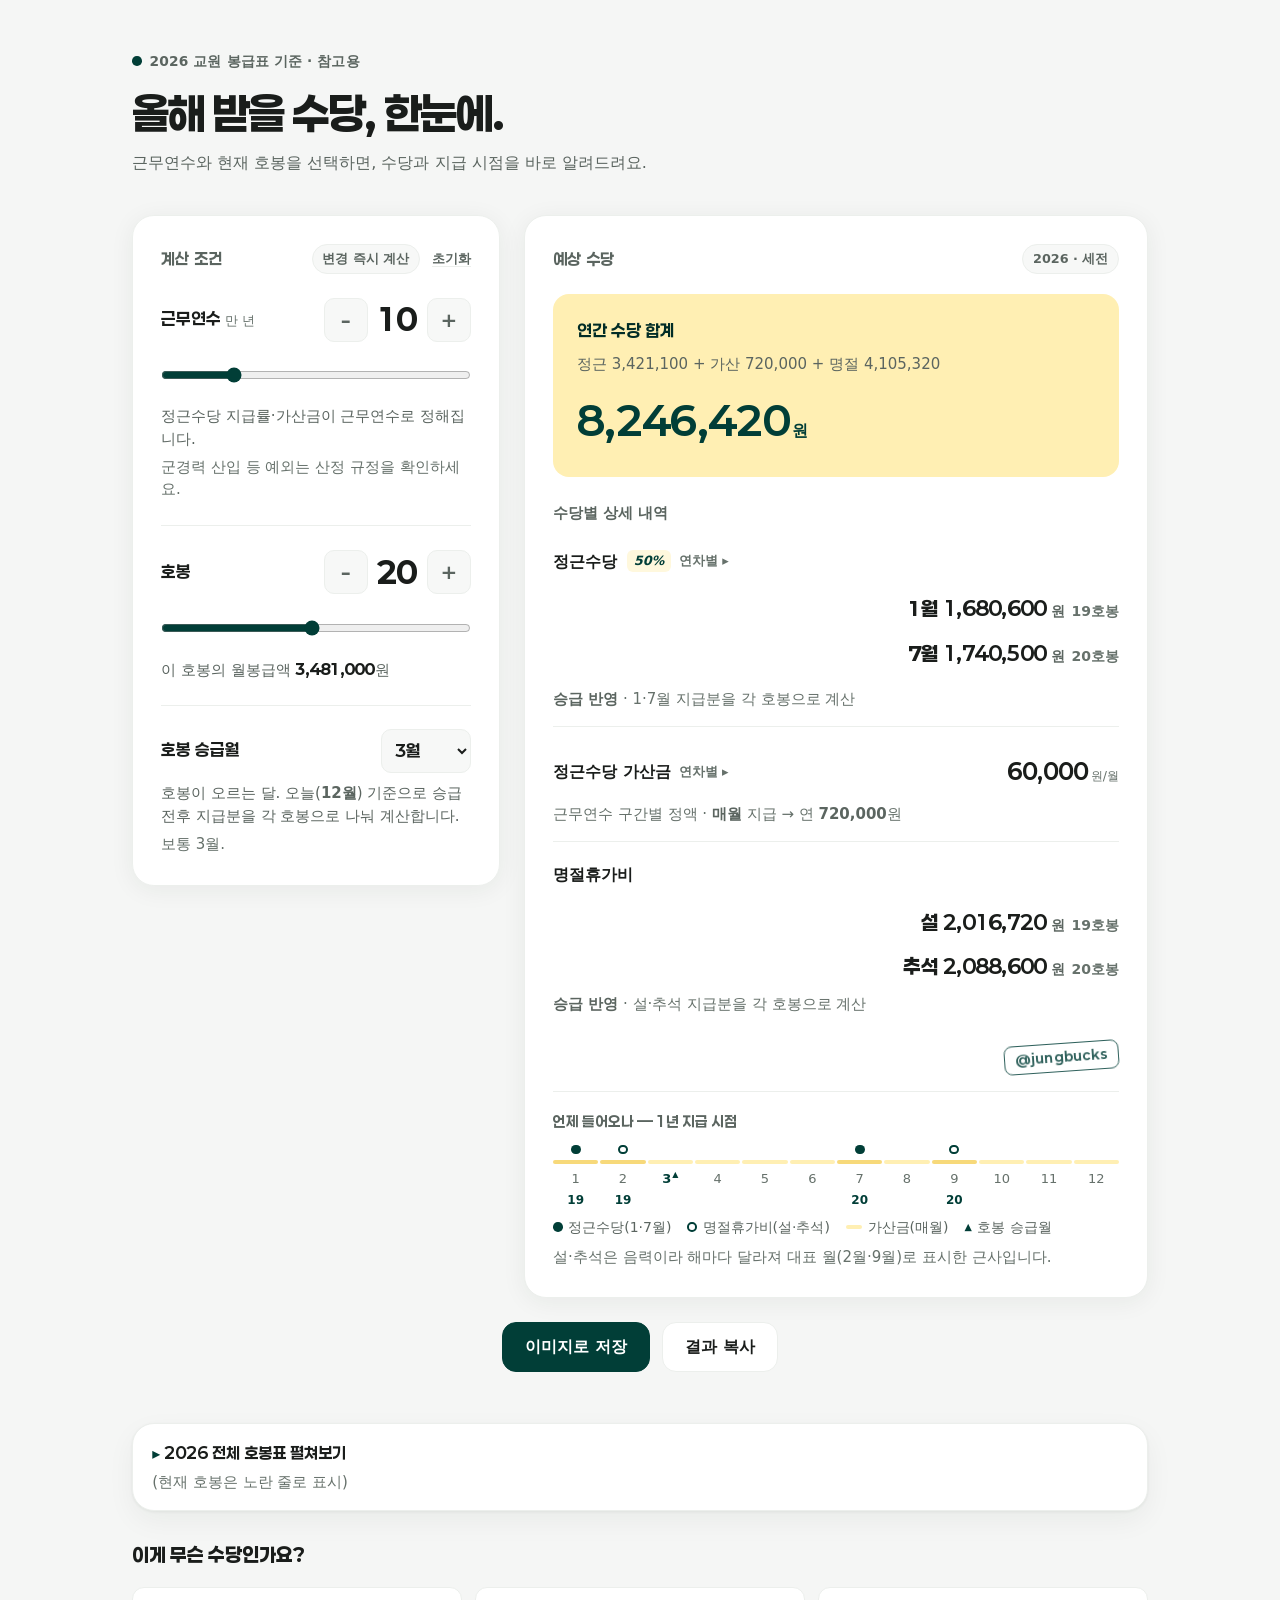
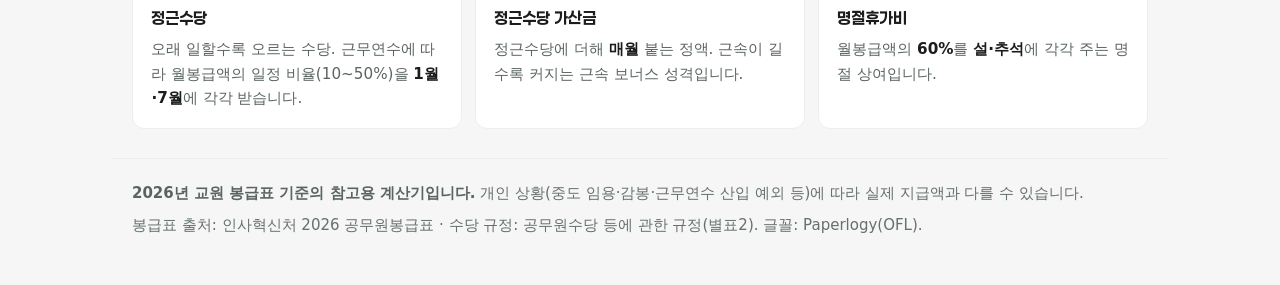
<file: index.html>
<!doctype html>
<html lang="ko">
<head>
<meta charset="utf-8">
<meta name="viewport" content="width=device-width, initial-scale=1">
<title>교사 수당 계산기 — 호봉만 고르면 정근수당·명절휴가비 바로</title>
<meta name="description" content="근무연수와 호봉만 넣으면 정근수당·정근수당 가산금·명절휴가비가 즉시 계산됩니다. 2026년 교원 봉급표 기준.">
<meta name="theme-color" content="#f5f6f5">
<meta property="og:title" content="교사 수당 계산기">
<meta property="og:description" content="근무연수·호봉만 고르면 정근수당·명절휴가비가 바로 나옵니다. 2026년 기준.">
<link rel="stylesheet" href="css/style.css">
</head>
<body>
<header class="topbar">
  <p class="brandmark"><span class="dot" aria-hidden="true"></span> 2026 교원 봉급표 기준 · 참고용</p>
  <h1 class="hero">올해 받을 수당, 한눈에.</h1>
  <p class="hero-sub">근무연수와 현재 호봉을 선택하면, 수당과 지급 시점을 바로 알려드려요.</p>
</header>

<main class="grid">
  <!-- 입력 카드 -->
  <section class="card inputs" aria-label="계산 조건">
    <p class="card-head">계산 조건 <span class="head-side"><span class="chip">변경 즉시 계산</span><button class="text-btn" id="resetBtn" type="button" hidden>초기화</button></span></p>

    <div class="field">
      <div class="field-top">
        <label for="years">근무연수<span class="unit">만 년</span></label>
        <div class="stepbox">
          <button class="step" id="yrMinus" type="button" aria-label="근무연수 낮추기">–</button>
          <output class="bignum" id="yearsVal">10</output>
          <button class="step" id="yrPlus" type="button" aria-label="근무연수 올리기">+</button>
        </div>
      </div>
      <input type="range" id="years" min="0" max="45" value="10" step="1" aria-label="근무연수 슬라이더">
      <p class="field-foot">정근수당 지급률·가산금이 근무연수로 정해집니다. <span class="muted">군경력 산입 등 예외는 산정 규정을 확인하세요.</span></p>
    </div>

    <div class="field">
      <div class="field-top">
        <label for="hobong">호봉</label>
        <div class="stepbox">
          <button class="step" id="hbMinus" type="button" aria-label="호봉 낮추기">–</button>
          <output class="bignum" id="hobongVal">20</output>
          <button class="step" id="hbPlus" type="button" aria-label="호봉 올리기">+</button>
        </div>
      </div>
      <input type="range" id="hobong" min="1" max="40" value="20" step="1" aria-label="호봉 슬라이더">
      <p class="field-foot">이 호봉의 월봉급액 <b class="salary num" id="salaryVal">3,481,000</b>원</p>
    </div>

    <div class="field">
      <div class="field-top">
        <label for="promo">호봉 승급월</label>
        <select id="promo" class="promo-select" aria-label="호봉 승급월">
          <option value="0">없음</option>
          <option value="1">1월</option><option value="2">2월</option>
          <option value="3" selected>3월</option><option value="4">4월</option>
          <option value="5">5월</option><option value="6">6월</option>
          <option value="7">7월</option><option value="8">8월</option>
          <option value="9">9월</option><option value="10">10월</option>
          <option value="11">11월</option><option value="12">12월</option>
        </select>
      </div>
      <p class="field-foot">호봉이 오르는 달. 오늘(<b id="todayLabel">—</b>) 기준으로 승급 전후 지급분을 각 호봉으로 나눠 계산합니다. <span class="muted">보통 3월.</span></p>
    </div>
  </section>

  <!-- 결과 카드 -->
  <section class="card result" id="resultCard" aria-label="계산 결과" aria-live="polite">
    <p class="card-head">예상 수당 <span class="chip">2026 · 세전</span></p>

    <div class="annual" id="annualBox">
      <span class="annual-name">연간 수당 합계<small id="annualFormula">정근수당 + 가산금 ×12 + 명절휴가비</small></span>
      <span class="annual-amt"><b class="num" id="annual">8,378,200</b><span class="won">원</span></span>
    </div>
    <p class="detail-label">수당별 상세 내역</p>
    <div class="rows">
      <button class="row row-btn" id="jgBtn" type="button" aria-haspopup="dialog">
        <span class="row-name">정근수당 <i class="rate" id="rateTag">50%</i><span class="row-more">연차별 ▸</span></span>
        <span class="row-amt" id="jgAmt"><b class="num" id="jeonggeun">1,740,500</b><span class="won">원</span></span>
      </button>
      <p class="li-note" id="jgNote">월봉급액 × 지급률 · <b>1월·7월</b> 각각 지급</p>

      <button class="row row-btn" id="gaBtn" type="button" aria-haspopup="dialog">
        <span class="row-name">정근수당 가산금<span class="row-more">연차별 ▸</span></span>
        <span class="row-amt"><b class="num" id="gasan">60,000</b><span class="per">원/월</span></span>
      </button>
      <p class="li-note">근무연수 구간별 정액 · <b>매월</b> 지급 → 연 <b class="yr num" id="gasanYear">720,000</b>원 <i class="flag" id="gasanFlag" hidden>검수 예정</i></p>

      <div class="row">
        <span class="row-name">명절휴가비</span>
        <span class="row-amt" id="holAmt"><b class="num" id="holiday">2,088,600</b><span class="won">원</span></span>
      </div>
      <p class="li-note" id="holNote">월봉급액 × 60% · <b>설·추석</b> 각각 지급</p>
    </div>

    <div class="stamp-wrap"><span class="stamp" aria-label="제작 @jungbucks">@jungbucks</span></div>

    <!-- 시그니처: 월별 수당 지급 타임라인 -->
    <div class="timeline" aria-label="월별 수당 지급 시점">
      <p class="tl-title">언제 들어오나 — 1년 지급 시점</p>
      <div class="tl-track" id="timeline"></div>
      <div class="tl-legend" >
        <span><i class="lg jg"></i> 정근수당(1·7월)</span>
        <span><i class="lg hol"></i> 명절휴가비(설·추석)</span>
        <span><i class="lg ga"></i> 가산금(매월)</span>
        <span id="lgPromo"><i class="lg-promo" aria-hidden="true">▲</i> 호봉 승급월</span>
      </div>
      <p class="tl-foot">설·추석은 음력이라 해마다 달라져 대표 월(2월·9월)로 표시한 근사입니다.</p>
    </div>
  </section>
</main>

<div class="actionbar">
  <button class="btn btn-primary" id="pngBtn" type="button">이미지로 저장</button>
  <button class="btn" id="copyBtn" type="button">결과 복사</button>
  <span class="act-msg" id="actMsg" role="status" aria-live="polite"></span>
</div>

<section class="tools" aria-label="전체 호봉표">
  <details class="hobong-table">
    <summary>2026 전체 호봉표 펼쳐보기 <span class="cur-hint">(현재 호봉은 노란 줄로 표시)</span></summary>
    <div id="hobongTable" class="hb-grid"></div>
    <p class="hb-src">인사혁신처 2026 공무원봉급표(유·초·중·고 교원 공통) · 세전 월봉급액</p>
  </details>
</section>

<section class="explainer" aria-label="수당 용어 안내">
  <h2>이게 무슨 수당인가요?</h2>
  <dl>
    <div class="term">
      <dt>정근수당</dt>
      <dd>오래 일할수록 오르는 수당. 근무연수에 따라 월봉급액의 일정 비율(10~50%)을 <b>1월·7월</b>에 각각 받습니다.</dd>
    </div>
    <div class="term">
      <dt>정근수당 가산금</dt>
      <dd>정근수당에 더해 <b>매월</b> 붙는 정액. 근속이 길수록 커지는 근속 보너스 성격입니다.</dd>
    </div>
    <div class="term">
      <dt>명절휴가비</dt>
      <dd>월봉급액의 <b>60%</b>를 <b>설·추석</b>에 각각 주는 명절 상여입니다.</dd>
    </div>
  </dl>
</section>

<footer class="colophon">
  <p><b>2026년 교원 봉급표 기준의 참고용 계산기입니다.</b> 개인 상황(중도 임용·감봉·근무연수 산입 예외 등)에 따라 실제 지급액과 다를 수 있습니다.</p>
  <p class="src">봉급표 출처: 인사혁신처 2026 공무원봉급표 · 수당 규정: 공무원수당 등에 관한 규정(별표2). 글꼴: Paperlogy(OFL).</p>
</footer>

<!-- 모바일 하단 고정 합계 바 (FLAGS.stickyTotal, ≤768px). 금액은 결과 카드 aria-live와 겹쳐 읽히지 않게 aria-hidden -->
<div class="sticky-total" id="stickyTotal" hidden>
  <p class="st-sum"><span class="st-label">연간 합계</span> <b class="st-amt num" id="stickyAmt" aria-hidden="true"></b></p>
  <button class="st-more" id="stickyMore" type="button" aria-label="계산 결과로 이동">자세히 ▾</button>
</div>

<!-- 연차별 지급표 모달 (표시 전용 — 검증된 규정 함수 재사용) -->
<dialog id="dlgJg" class="modal" aria-labelledby="dlgJgTitle">
  <div class="modal-card">
    <div class="modal-head">
      <h3 id="dlgJgTitle">정근수당 · 연차별 지급률</h3>
      <button class="modal-x" type="button" data-close aria-label="닫기">×</button>
    </div>
    <p class="modal-sub">근무연수에 따라 월봉급액의 이 비율을 <b>1월·7월</b> 각각 받습니다. (호봉과 무관한 지급률)</p>
    <table class="rate-table">
      <thead><tr><th>근무연수</th><th class="ar">지급률</th></tr></thead>
      <tbody id="jgTableBody"></tbody>
    </table>
    <p class="modal-foot">공무원수당 등에 관한 규정 별표2 · 현재 근무연수는 <b>노란 줄</b>로 표시됩니다. (2025.1.3 개정 반영)</p>
  </div>
</dialog>

<dialog id="dlgGa" class="modal" aria-labelledby="dlgGaTitle">
  <div class="modal-card">
    <div class="modal-head">
      <h3 id="dlgGaTitle">정근수당 가산금 · 연차별 정액</h3>
      <button class="modal-x" type="button" data-close aria-label="닫기">×</button>
    </div>
    <p class="modal-sub">근속이 길수록 커지는 <b>월 정액</b>입니다. (호봉과 무관)</p>
    <table class="rate-table">
      <thead><tr><th>근무연수</th><th class="ar">월 가산금</th></tr></thead>
      <tbody id="gaTableBody"></tbody>
    </table>
    <p class="modal-foot">공무원수당 등에 관한 규정 별표2 · 20년 이상은 추가가산금 포함 · 현재 구간은 <b>노란 줄</b>로 표시.</p>
  </div>
</dialog>

<script src="data/salary-2026.js"></script>
<script src="data/allowance-rules.js"></script>
<script src="js/calc.js"></script>
<script src="js/app.js"></script>
</body>
</html>
</file>
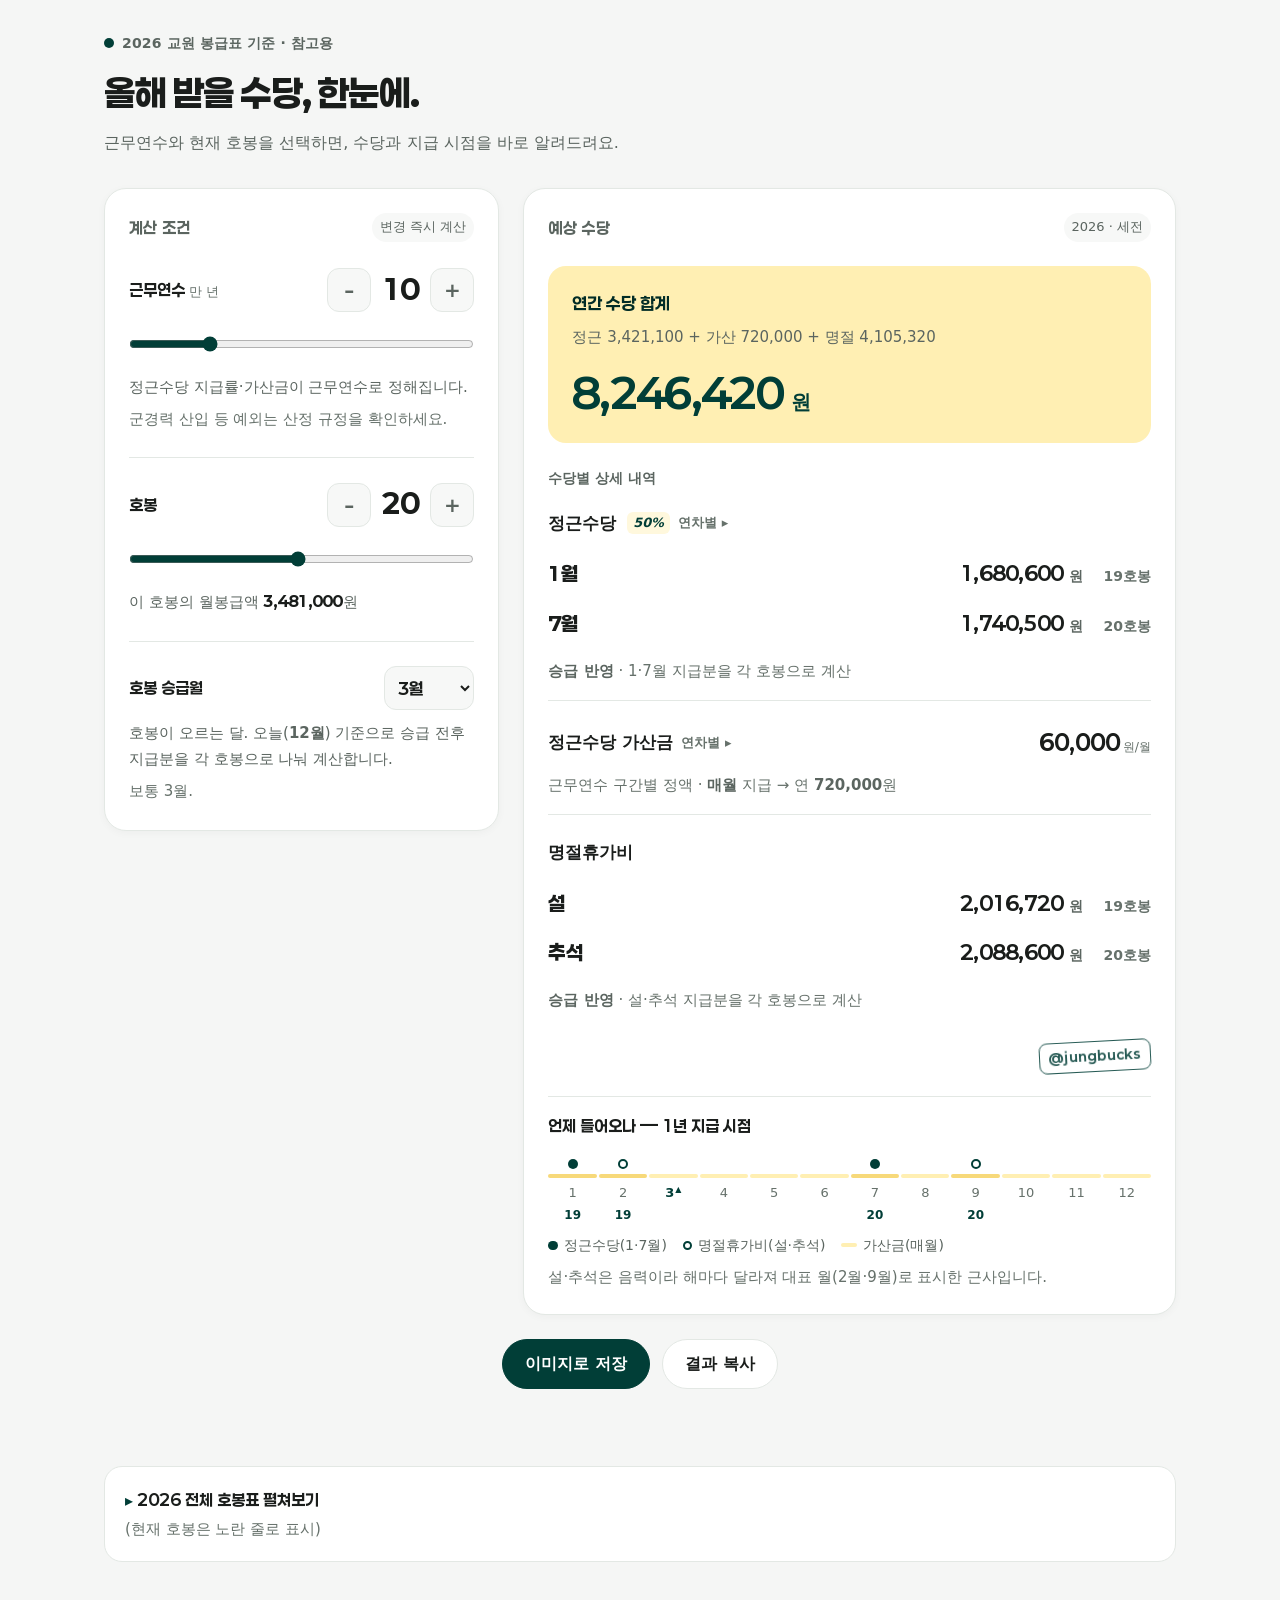
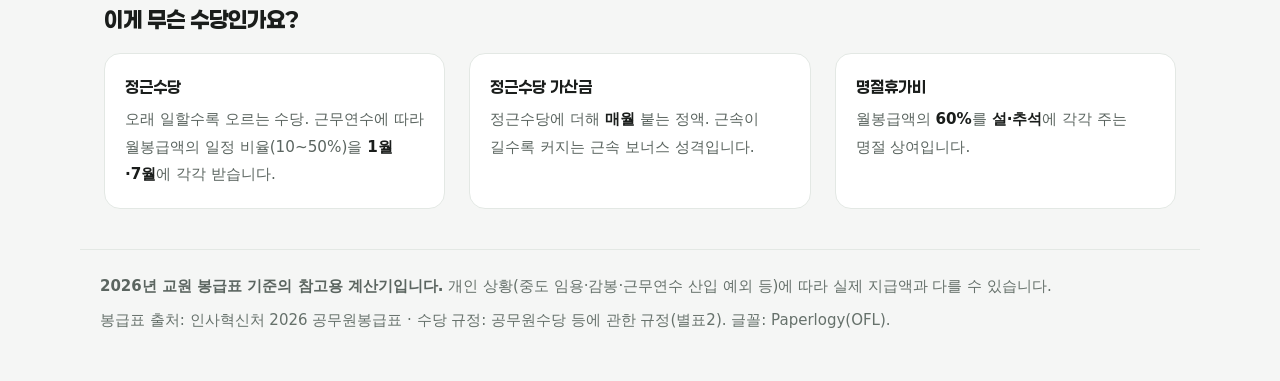
<file: wired-preview.html>
<!doctype html>
<html lang="ko">
<head>
<meta charset="utf-8">
<meta name="viewport" content="width=device-width, initial-scale=1">
<title>교사 수당 계산기 — WIRED 시안</title>
<meta name="description" content="근무연수와 호봉만 넣으면 정근수당·정근수당 가산금·명절휴가비가 즉시 계산됩니다. 2026년 교원 봉급표 기준.">
<meta name="theme-color" content="#f5f6f5">
<meta property="og:title" content="교사 수당 계산기">
<meta property="og:description" content="근무연수·호봉만 고르면 정근수당·명절휴가비가 바로 나옵니다. 2026년 기준.">
<link rel="stylesheet" href="css/style.css">
<link rel="stylesheet" href="css/wired-preview.css">
</head>
<body>
<header class="topbar">
  <p class="brandmark"><span class="dot" aria-hidden="true"></span> 2026 교원 봉급표 기준 · 참고용</p>
  <h1 class="hero">올해 받을 수당, 한눈에.</h1>
  <p class="hero-sub">근무연수와 현재 호봉을 선택하면, 수당과 지급 시점을 바로 알려드려요.</p>
</header>

<main class="grid">
  <!-- 입력 카드 -->
  <section class="card inputs" aria-label="계산 조건">
    <p class="card-head">계산 조건 <span class="chip">변경 즉시 계산</span></p>

    <div class="field">
      <div class="field-top">
        <label for="years">근무연수<span class="unit">만 년</span></label>
        <div class="stepbox">
          <button class="step" id="yrMinus" type="button" aria-label="근무연수 낮추기">–</button>
          <output class="bignum" id="yearsVal">10</output>
          <button class="step" id="yrPlus" type="button" aria-label="근무연수 올리기">+</button>
        </div>
      </div>
      <input type="range" id="years" min="0" max="45" value="10" step="1" aria-label="근무연수 슬라이더">
      <p class="field-foot">정근수당 지급률·가산금이 근무연수로 정해집니다. <span class="muted">군경력 산입 등 예외는 산정 규정을 확인하세요.</span></p>
    </div>

    <div class="field">
      <div class="field-top">
        <label for="hobong">호봉</label>
        <div class="stepbox">
          <button class="step" id="hbMinus" type="button" aria-label="호봉 낮추기">–</button>
          <output class="bignum" id="hobongVal">20</output>
          <button class="step" id="hbPlus" type="button" aria-label="호봉 올리기">+</button>
        </div>
      </div>
      <input type="range" id="hobong" min="1" max="40" value="20" step="1" aria-label="호봉 슬라이더">
      <p class="field-foot">이 호봉의 월봉급액 <b class="salary num" id="salaryVal">3,481,000</b>원</p>
    </div>

    <div class="field">
      <div class="field-top">
        <label for="promo">호봉 승급월</label>
        <select id="promo" class="promo-select" aria-label="호봉 승급월">
          <option value="0">없음</option>
          <option value="1">1월</option><option value="2">2월</option>
          <option value="3" selected>3월</option><option value="4">4월</option>
          <option value="5">5월</option><option value="6">6월</option>
          <option value="7">7월</option><option value="8">8월</option>
          <option value="9">9월</option><option value="10">10월</option>
          <option value="11">11월</option><option value="12">12월</option>
        </select>
      </div>
      <p class="field-foot">호봉이 오르는 달. 오늘(<b id="todayLabel">—</b>) 기준으로 승급 전후 지급분을 각 호봉으로 나눠 계산합니다. <span class="muted">보통 3월.</span></p>
    </div>
  </section>

  <!-- 결과 카드 -->
  <section class="card result" aria-label="계산 결과" aria-live="polite">
    <p class="card-head">예상 수당 <span class="chip">2026 · 세전</span></p>

    <div class="annual">
      <span class="annual-name">연간 수당 합계<small id="annualFormula">정근수당 + 가산금 ×12 + 명절휴가비</small></span>
      <span class="annual-amt"><b class="num" id="annual">8,378,200</b><span class="won">원</span></span>
    </div>
    <p class="detail-label">수당별 상세 내역</p>
    <div class="rows">
      <button class="row row-btn" id="jgBtn" type="button" aria-haspopup="dialog">
        <span class="row-name">정근수당 <i class="rate" id="rateTag">50%</i><span class="row-more">연차별 ▸</span></span>
        <span class="row-amt" id="jgAmt"><b class="num" id="jeonggeun">1,740,500</b><span class="won">원</span></span>
      </button>
      <p class="li-note" id="jgNote">월봉급액 × 지급률 · <b>1월·7월</b> 각각 지급</p>

      <button class="row row-btn" id="gaBtn" type="button" aria-haspopup="dialog">
        <span class="row-name">정근수당 가산금<span class="row-more">연차별 ▸</span></span>
        <span class="row-amt"><b class="num" id="gasan">60,000</b><span class="per">원/월</span></span>
      </button>
      <p class="li-note">근무연수 구간별 정액 · <b>매월</b> 지급 → 연 <b class="yr num" id="gasanYear">720,000</b>원 <i class="flag" id="gasanFlag" hidden>검수 예정</i></p>

      <div class="row">
        <span class="row-name">명절휴가비</span>
        <span class="row-amt" id="holAmt"><b class="num" id="holiday">2,088,600</b><span class="won">원</span></span>
      </div>
      <p class="li-note" id="holNote">월봉급액 × 60% · <b>설·추석</b> 각각 지급</p>
    </div>

    <div class="stamp-wrap"><span class="stamp" aria-label="제작 @jungbucks">@jungbucks</span></div>

    <!-- 시그니처: 월별 수당 지급 타임라인 -->
    <div class="timeline" aria-label="월별 수당 지급 시점">
      <p class="tl-title">언제 들어오나 — 1년 지급 시점</p>
      <div class="tl-track" id="timeline"></div>
      <div class="tl-legend" >
        <span><i class="lg jg"></i> 정근수당(1·7월)</span>
        <span><i class="lg hol"></i> 명절휴가비(설·추석)</span>
        <span><i class="lg ga"></i> 가산금(매월)</span>
      </div>
      <p class="tl-foot">설·추석은 음력이라 해마다 달라져 대표 월(2월·9월)로 표시한 근사입니다.</p>
    </div>
  </section>
</main>

<div class="actionbar">
  <button class="btn btn-primary" id="pngBtn" type="button">이미지로 저장</button>
  <button class="btn" id="copyBtn" type="button">결과 복사</button>
  <span class="act-msg" id="actMsg" role="status" aria-live="polite"></span>
</div>

<section class="tools" aria-label="전체 호봉표">
  <details class="hobong-table">
    <summary>2026 전체 호봉표 펼쳐보기 <span class="cur-hint">(현재 호봉은 노란 줄로 표시)</span></summary>
    <div id="hobongTable" class="hb-grid"></div>
    <p class="hb-src">인사혁신처 2026 공무원봉급표(유·초·중·고 교원 공통) · 세전 월봉급액</p>
  </details>
</section>

<section class="explainer" aria-label="수당 용어 안내">
  <h2>이게 무슨 수당인가요?</h2>
  <dl>
    <div class="term">
      <dt>정근수당</dt>
      <dd>오래 일할수록 오르는 수당. 근무연수에 따라 월봉급액의 일정 비율(10~50%)을 <b>1월·7월</b>에 각각 받습니다.</dd>
    </div>
    <div class="term">
      <dt>정근수당 가산금</dt>
      <dd>정근수당에 더해 <b>매월</b> 붙는 정액. 근속이 길수록 커지는 근속 보너스 성격입니다.</dd>
    </div>
    <div class="term">
      <dt>명절휴가비</dt>
      <dd>월봉급액의 <b>60%</b>를 <b>설·추석</b>에 각각 주는 명절 상여입니다.</dd>
    </div>
  </dl>
</section>

<footer class="colophon">
  <p><b>2026년 교원 봉급표 기준의 참고용 계산기입니다.</b> 개인 상황(중도 임용·감봉·근무연수 산입 예외 등)에 따라 실제 지급액과 다를 수 있습니다.</p>
  <p class="src">봉급표 출처: 인사혁신처 2026 공무원봉급표 · 수당 규정: 공무원수당 등에 관한 규정(별표2). 글꼴: Paperlogy(OFL).</p>
</footer>

<!-- 연차별 지급표 모달 (표시 전용 — 검증된 규정 함수 재사용) -->
<dialog id="dlgJg" class="modal" aria-labelledby="dlgJgTitle">
  <div class="modal-card">
    <div class="modal-head">
      <h3 id="dlgJgTitle">정근수당 · 연차별 지급률</h3>
      <button class="modal-x" type="button" data-close aria-label="닫기">×</button>
    </div>
    <p class="modal-sub">근무연수에 따라 월봉급액의 이 비율을 <b>1월·7월</b> 각각 받습니다. (호봉과 무관한 지급률)</p>
    <table class="rate-table">
      <thead><tr><th>근무연수</th><th class="ar">지급률</th></tr></thead>
      <tbody id="jgTableBody"></tbody>
    </table>
    <p class="modal-foot">공무원수당 등에 관한 규정 별표2 · 현재 근무연수는 <b>노란 줄</b>로 표시됩니다.</p>
  </div>
</dialog>

<dialog id="dlgGa" class="modal" aria-labelledby="dlgGaTitle">
  <div class="modal-card">
    <div class="modal-head">
      <h3 id="dlgGaTitle">정근수당 가산금 · 연차별 정액</h3>
      <button class="modal-x" type="button" data-close aria-label="닫기">×</button>
    </div>
    <p class="modal-sub">근속이 길수록 커지는 <b>월 정액</b>입니다. (호봉과 무관)</p>
    <table class="rate-table">
      <thead><tr><th>근무연수</th><th class="ar">월 가산금</th></tr></thead>
      <tbody id="gaTableBody"></tbody>
    </table>
    <p class="modal-foot">공무원수당 등에 관한 규정 별표2 · 20년 이상은 추가가산금 포함 · 현재 구간은 <b>노란 줄</b>로 표시.</p>
  </div>
</dialog>

<script src="data/salary-2026.js"></script>
<script src="data/allowance-rules.js"></script>
<script src="js/calc.js"></script>
<script src="js/app.js"></script>
</body>
</html>
</file>
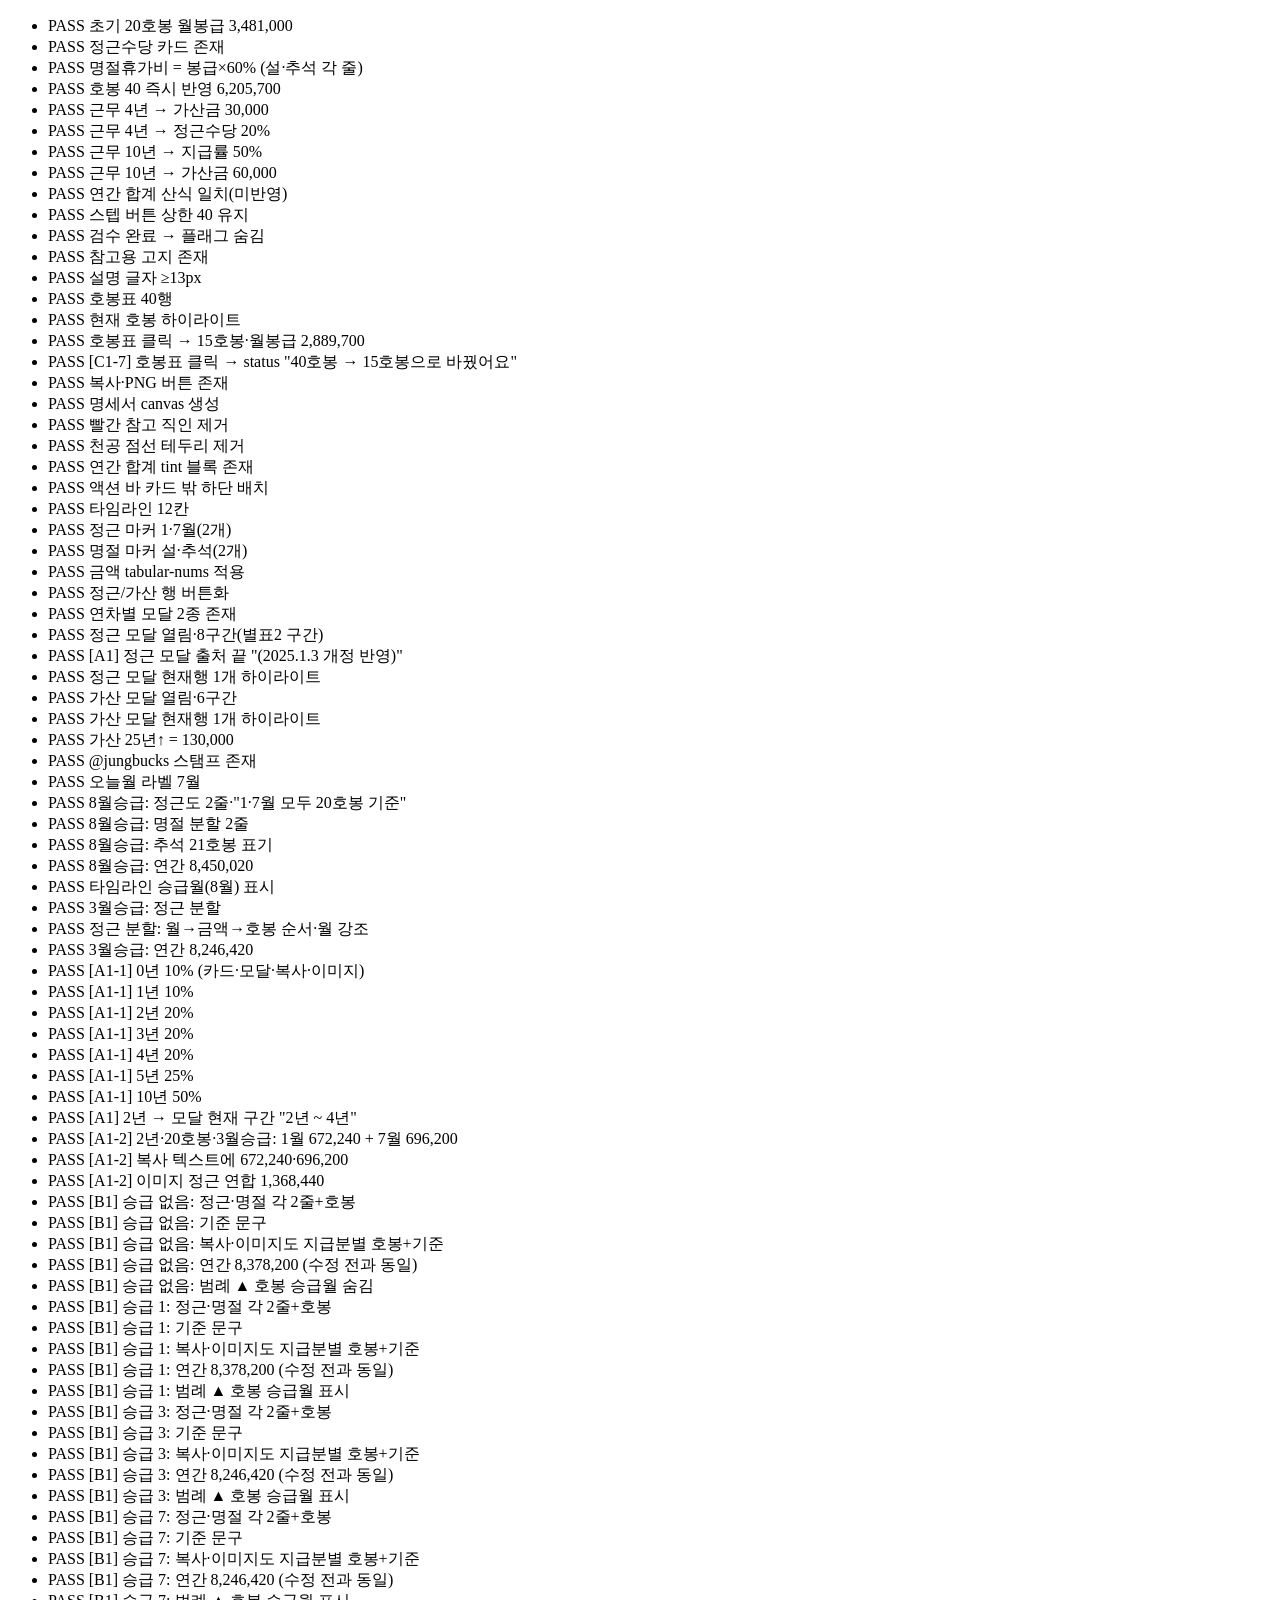
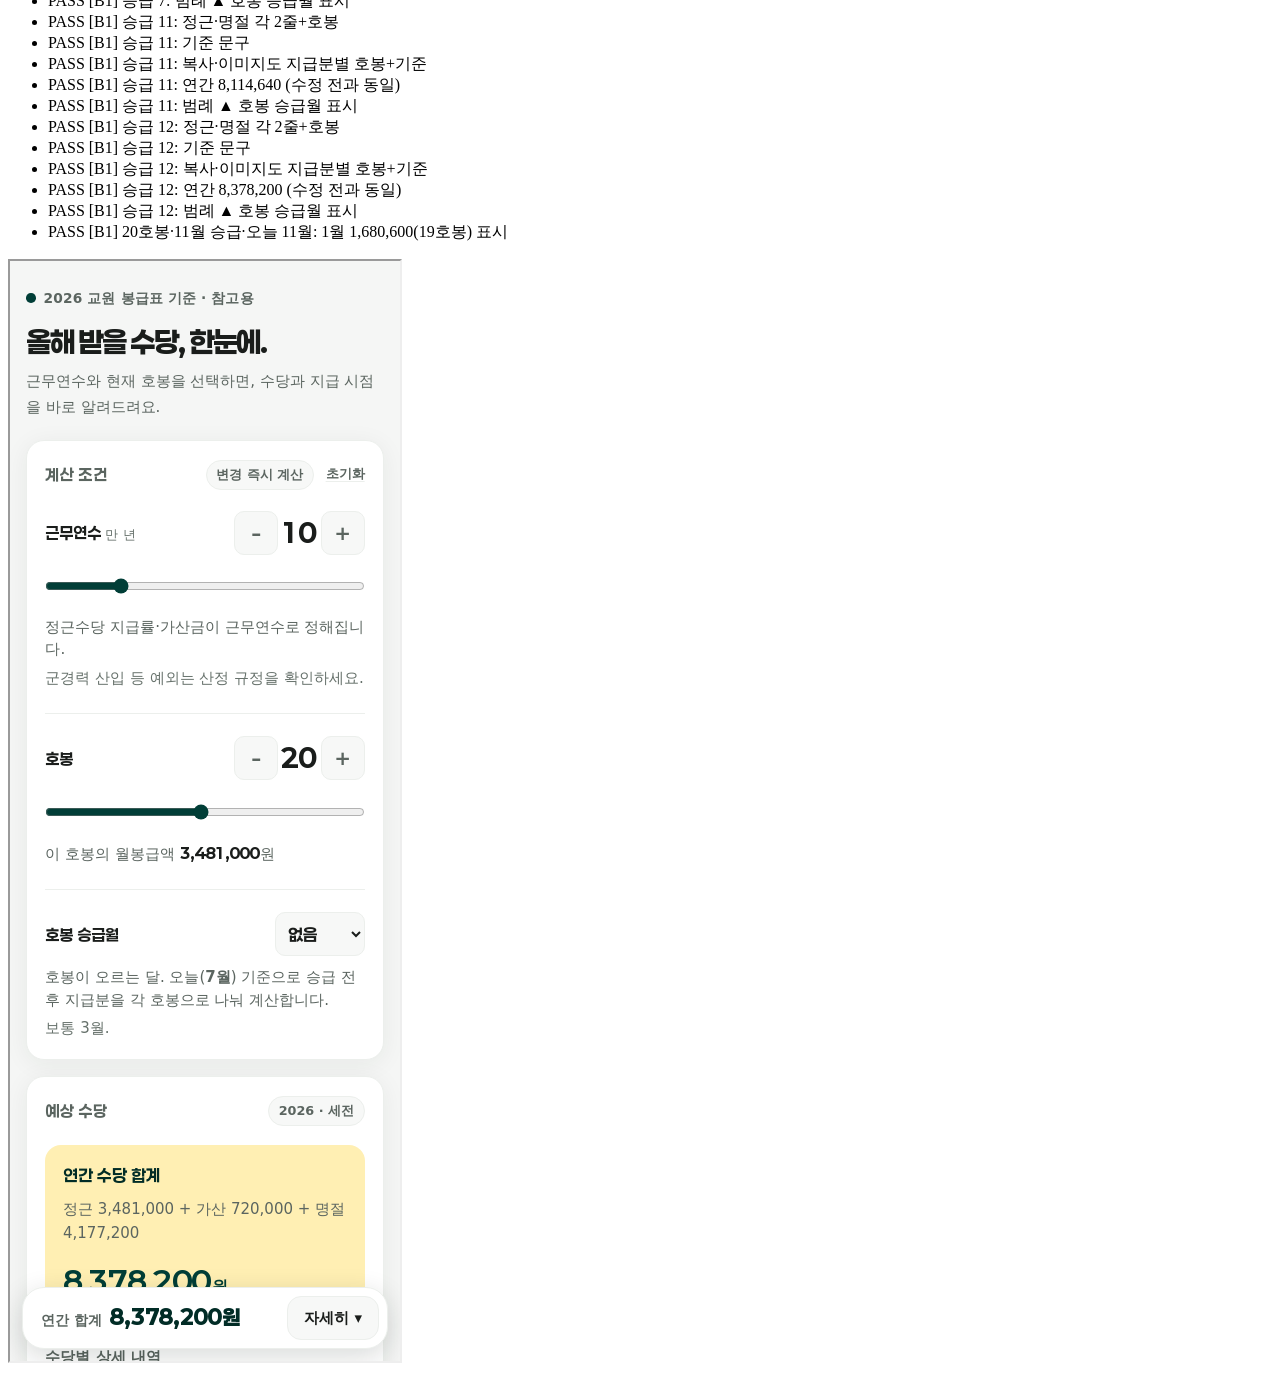
<file: test/probe.html>
<!doctype html><meta charset="utf-8"><title>probe</title>
<ul id="out"></ul>
<iframe id="f" src="../index.html" style="width:390px;height:1100px"></iframe>
<script>
const out = document.getElementById('out');
const log = (name, ok) => out.insertAdjacentHTML('beforeend', `<li>${ok ? 'PASS' : 'FAIL'} ${name}</li>`);
document.getElementById('f').addEventListener('load', () => setTimeout(run, 300));
const num = t => parseInt(String(t).replace(/[^0-9]/g, ''), 10);
function run() {
  const d = document.getElementById('f').contentDocument;
  const w = document.getElementById('f').contentWindow;
  const $ = s => d.querySelector(s);
  const $$ = s => [...d.querySelectorAll(s)];
  try {
    w.__todayMonth = 7;                                                   // 날짜 주입(결정적 검증)
    const pr = $('#promo'); const setPromo = v => { pr.value = String(v); pr.dispatchEvent(new w.Event('change')); };
    setPromo(0);                                                          // 레거시 검증은 승급 미반영 기준
    log('초기 20호봉 월봉급 3,481,000', num($('#salaryVal').textContent) === 3481000);
    log('정근수당 카드 존재', !!$('#jgAmt'));
    const payNums = sel => $$(sel + ' .pay .num').map(n => num(n.textContent));
    log('명절휴가비 = 봉급×60% (설·추석 각 줄)', payNums('#holAmt').length === 2 && payNums('#holAmt').every(v => v === Math.round(3481000 * 0.6)));
    // 호봉 40으로 변경 → 즉시 갱신
    const hb = $('#hobong'); hb.value = 40; hb.dispatchEvent(new w.Event('input'));
    log('호봉 40 즉시 반영 6,205,700', num($('#salaryVal').textContent) === 6205700 && $('#hobongVal').textContent === '40');
    // 근무연수 4년 → 가산금 30,000(법개정: 5년미만도 지급), 지급률 20%
    const yr = $('#years'); yr.value = 4; yr.dispatchEvent(new w.Event('input'));
    log('근무 4년 → 가산금 30,000', num($('#gasan').textContent) === 30000);
    log('근무 4년 → 정근수당 20%', $('#rateTag').textContent === '20%');
    // 근무연수 10년 → 지급률 50%, 가산금 60,000
    yr.value = 10; yr.dispatchEvent(new w.Event('input'));
    log('근무 10년 → 지급률 50%', $('#rateTag').textContent === '50%');
    log('근무 10년 → 가산금 60,000', num($('#gasan').textContent) === 60000);
    // 연간 합계 = 정근×2 + 가산×12 + 명절×2 (승급 미반영)
    const jgP = payNums('#jgAmt'), ga = num($('#gasan').textContent), hoP = payNums('#holAmt');
    log('연간 합계 산식 일치(미반영)', num($('#annual').textContent) === jgP[0] + jgP[1] + ga * 12 + hoP[0] + hoP[1]);
    // + 스텝 버튼
    $('#hbPlus').click();
    log('스텝 버튼 상한 40 유지', $('#hobongVal').textContent === '40');
    log('검수 완료 → 플래그 숨김', $('#gasanFlag').hidden);
    log('참고용 고지 존재', d.body.textContent.includes('참고용') && d.body.textContent.includes('인사혁신처'));
    const fs = parseFloat(getComputedStyle($('.li-note')).fontSize);
    log('설명 글자 ≥13px', fs >= 13);
    // 신규: 호봉표·복사·PNG
    log('호봉표 40행', $$('.hb-cell').length === 40);
    // 현재 호봉(스텝으로 40) 하이라이트
    log('현재 호봉 하이라이트', $$('.hb-cell.cur').length === 1 && +$('.hb-cell.cur').dataset.h === 40);
    // 호봉표 클릭 → 그 호봉으로 이동
    $$('.hb-cell').find(c => +c.dataset.h === 15).click();
    log('호봉표 클릭 → 15호봉·월봉급 2,889,700', $('#hobongVal').textContent === '15' && num($('#salaryVal').textContent) === 2889700);
    log('[C1-7] 호봉표 클릭 → status "40호봉 → 15호봉으로 바꿨어요"', $('#actMsg').textContent === '40호봉 → 15호봉으로 바꿨어요');
    log('복사·PNG 버튼 존재', !!$('#copyBtn') && !!$('#pngBtn'));
    // PNG 그리기(다운로드는 생략)가 예외 없이 canvas 생성하는지
    let pngOk = false; try { const cv = w.drawSlip().cv; pngOk = cv && cv.width > 0 && cv.getContext('2d') != null; } catch (e) { pngOk = 'ERR:' + e.message; }
    log('명세서 canvas 생성', pngOk === true);
    // 리프레시: 장식 제거·시그니처·타이포
    log('빨간 참고 직인 제거', !$('.seal'));
    log('천공 점선 테두리 제거', !$('.perf'));
    log('연간 합계 tint 블록 존재', !!$('.annual .annual-amt'));
    log('액션 바 카드 밖 하단 배치', !!$('.actionbar #pngBtn') && !$('.card .actionbar'));
    log('타임라인 12칸', $$('#timeline .tl-cell').length === 12);
    log('정근 마커 1·7월(2개)', $$('#timeline .tl-dot.jg').length === 2);
    log('명절 마커 설·추석(2개)', $$('#timeline .tl-dot.hol').length === 2);
    log('금액 tabular-nums 적용', getComputedStyle($('#annual')).fontVariantNumeric.includes('tabular-nums'));
    // 연차별 모달 + 서명 스탬프
    const dlgJg = $('#dlgJg'), dlgGa = $('#dlgGa');
    log('정근/가산 행 버튼화', !!$('#jgBtn') && $('#jgBtn').tagName === 'BUTTON' && !!$('#gaBtn') && $('#gaBtn').tagName === 'BUTTON');
    log('연차별 모달 2종 존재', !!dlgJg && !!dlgGa);
    $('#jgBtn').click();
    log('정근 모달 열림·8구간(별표2 구간)', dlgJg.open === true && $$('#jgTableBody tr').length === 8);
    log('[A1] 정근 모달 출처 끝 "(2025.1.3 개정 반영)"', dlgJg.querySelector('.modal-foot').textContent.trim().endsWith('(2025.1.3 개정 반영)'));
    log('정근 모달 현재행 1개 하이라이트', $$('#jgTableBody tr.cur').length === 1);
    dlgJg.close();
    $('#gaBtn').click();
    log('가산 모달 열림·6구간', dlgGa.open === true && $$('#gaTableBody tr').length === 6);
    log('가산 모달 현재행 1개 하이라이트', $$('#gaTableBody tr.cur').length === 1);
    log('가산 25년↑ = 130,000', num($$('#gaTableBody tr')[5].querySelector('.amt').firstChild.textContent) === 130000);
    dlgGa.close();
    log('@jungbucks 스탬프 존재', !!$('.stamp') && $('.stamp').textContent.includes('@jungbucks'));
    // ── 호봉 승급월 반영 (오늘 7월 주입) ──
    hb.value = 20; hb.dispatchEvent(new w.Event('input'));
    yr.value = 10; yr.dispatchEvent(new w.Event('input'));
    setPromo(8);   // 8월 승급: 정근(1·7월) 20호봉 동일→비분할 / 추석 21호봉→명절 분할
    log('오늘월 라벨 7월', $('#todayLabel').textContent === '7월');
    log('8월승급: 정근도 2줄·"1·7월 모두 20호봉 기준"', $$('#jgAmt .pay').length === 2 && $('#jgNote').textContent.includes('1·7월 모두 20호봉 기준'));
    log('8월승급: 명절 분할 2줄', $('#holAmt').classList.contains('split') && $$('#holAmt .pay').length === 2);
    log('8월승급: 추석 21호봉 표기', $('#holAmt').textContent.includes('21호봉'));
    log('8월승급: 연간 8,450,020', num($('#annual').textContent) === 8450020);
    log('타임라인 승급월(8월) 표시', $$('#timeline .tl-cell')[7].classList.contains('promo'));
    setPromo(3);   // 3월 승급(오늘 7월): 1·2월 19호봉 → 정근·명절 모두 분할
    log('3월승급: 정근 분할', $('#jgAmt').classList.contains('split'));
    const firstJgPay = $('#jgAmt .pay');
    log('정근 분할: 월→금액→호봉 순서·월 강조',
      firstJgPay.children[0].classList.contains('pay-month') &&
      firstJgPay.children[0].textContent === '1월' &&
      firstJgPay.children[1].classList.contains('num') &&
      firstJgPay.children[3].classList.contains('pay-tag') &&
      getComputedStyle(firstJgPay.children[3]).order === '0' &&
      parseFloat(getComputedStyle(firstJgPay.children[0]).fontSize) >
        parseFloat(getComputedStyle(firstJgPay.children[3]).fontSize));
    log('3월승급: 연간 8,246,420', num($('#annual').textContent) === 8246420);
    // ── [A1] 정근수당 지급률 2025.1.3 개정: 모달·결과 카드·복사·이미지가 같은 지급률 ──
    const rateCase = (y, want) => {
      yr.value = y; yr.dispatchEvent(new w.Event('input'));
      $('#jgBtn').click();
      const curRow = $('#jgTableBody tr.cur');
      const modalRate = curRow ? curRow.querySelector('.amt').textContent : '';
      dlgJg.close();
      const copy = w.summaryText();
      const slip = w.drawSlip().texts.join('\n');
      return $('#rateTag').textContent === want && modalRate === want &&
        copy.includes('지급률 ' + want) && slip.includes(want);
    };
    log('[A1-1] 0년 10% (카드·모달·복사·이미지)', rateCase(0, '10%'));
    log('[A1-1] 1년 10%', rateCase(1, '10%'));
    log('[A1-1] 2년 20%', rateCase(2, '20%'));
    log('[A1-1] 3년 20%', rateCase(3, '20%'));
    log('[A1-1] 4년 20%', rateCase(4, '20%'));
    log('[A1-1] 5년 25%', rateCase(5, '25%'));
    log('[A1-1] 10년 50%', rateCase(10, '50%'));
    yr.value = 2; yr.dispatchEvent(new w.Event('input'));   // 2년·20호봉·3월승급(오늘 7월)
    $('#jgBtn').click();
    log('[A1] 2년 → 모달 현재 구간 "2년 ~ 4년"', $('#jgTableBody tr.cur td').textContent === '2년 ~ 4년');
    dlgJg.close();
    const jgLines = $$('#jgAmt .pay').map(p => num(p.querySelector('.num').textContent));
    log('[A1-2] 2년·20호봉·3월승급: 1월 672,240 + 7월 696,200', jgLines[0] === 672240 && jgLines[1] === 696200);
    log('[A1-2] 복사 텍스트에 672,240·696,200', w.summaryText().includes('672,240원') && w.summaryText().includes('696,200원'));
    log('[A1-2] 이미지 정근 연합 1,368,440', w.drawSlip().texts.some(t => t.startsWith('1,368,440')));
    yr.value = 10; yr.dispatchEvent(new w.Event('input'));
    // ── [B1] 승급월 6가지 × 오늘 11월: 항상 2줄 + 호봉 기준, 연간 합계는 수정 전과 동일 ──
    w.__todayMonth = 11;
    const B1 = [  // [승급월, 정근 기준 문구, 명절 기준 문구, 수정 전 연간 합계(20호봉·10년·오늘 11월)]
      [0, '1·7월 모두 20호봉 기준', '설·추석 모두 20호봉 기준', 8378200],
      [1, '1·7월 모두 20호봉 기준', '설·추석 모두 20호봉 기준', 8378200],
      [3, '승급 반영 · 1·7월 지급분을 각 호봉으로 계산', '승급 반영 · 설·추석 지급분을 각 호봉으로 계산', 8246420],
      [7, '승급 반영 · 1·7월 지급분을 각 호봉으로 계산', '승급 반영 · 설·추석 지급분을 각 호봉으로 계산', 8246420],
      [11, '11월 승급 전이라 1·7월 모두 19호봉으로 계산', '11월 승급 전이라 설·추석 모두 19호봉으로 계산', 8114640],
      [12, '1·7월 모두 20호봉 기준', '설·추석 모두 20호봉 기준', 8378200],
    ];
    for (const [pm, jgWant, holWant, annualWant] of B1) {
      setPromo(pm);
      const twoLines = sel => $$(sel + ' .pay').length === 2 && $$(sel + ' .pay .pay-tag').every(t => /^\d+호봉$/.test(t.textContent));
      const copy = w.summaryText(), slip = w.drawSlip().texts.join('\n');
      const tags = sel => $$(sel + ' .pay').map(p => p.querySelector('.pay-month').textContent + ' ' + p.querySelector('.num').textContent + '원(' + p.querySelector('.pay-tag').textContent + ')');
      const copyHas = tags('#jgAmt').concat(tags('#holAmt')).every(t => copy.includes(t));
      const slipHas = tags('#jgAmt').concat(tags('#holAmt')).every(t => slip.includes(t.replace('원(', '(')));
      log(`[B1] 승급 ${pm || '없음'}: 정근·명절 각 2줄+호봉`, twoLines('#jgAmt') && twoLines('#holAmt'));
      log(`[B1] 승급 ${pm || '없음'}: 기준 문구`, $('#jgNote').textContent.includes(jgWant) && $('#holNote').textContent.includes(holWant));
      log(`[B1] 승급 ${pm || '없음'}: 복사·이미지도 지급분별 호봉+기준`, copyHas && slipHas && copy.includes(jgWant) && copy.includes(holWant) && slip.includes(jgWant) && slip.includes(holWant));
      log(`[B1] 승급 ${pm || '없음'}: 연간 ${annualWant.toLocaleString()} (수정 전과 동일)`, num($('#annual').textContent) === annualWant && w.drawSlip().texts.some(t => num(t) === annualWant));
      log(`[B1] 승급 ${pm || '없음'}: 범례 ▲ 호봉 승급월 ${pm ? '표시' : '숨김'}`, $('#lgPromo').hidden === !pm && (pm ? getComputedStyle($('#lgPromo')).display !== 'none' : getComputedStyle($('#lgPromo')).display === 'none'));
    }
    setPromo(11);
    log('[B1] 20호봉·11월 승급·오늘 11월: 1월 1,680,600(19호봉) 표시', $('#jgAmt').textContent.includes('1,680,600') && $('#jgAmt').textContent.includes('19호봉'));
    w.__todayMonth = 7;
    setPromo(0);
  } catch (e) { log('예외: ' + e.message, false); }
  try { w.localStorage.removeItem('teacherPay.v1'); } catch (e) { /* file://에서 저장소가 막혀 있으면 할 일 없음 */ }
  const fails = [...out.querySelectorAll('li')].filter(li => li.textContent.startsWith('FAIL')).length;
  document.title = `PROBE ${out.querySelectorAll('li').length}건 — FAIL ${fails}`;
}
</script>
</file>
<file: css/style.css>
/* 교사 수당 계산기 — 토스/애플식 미니멀 리프레시.
   무채색 캔버스 + 초록(--brand) 액센트 + 버터(--butter) 강조 면. 디스플레이·큰 숫자=Paperlogy, 본문=Pretendard.
   설계: docs/superpowers/specs/2026-07-19-teacher-pay-ui-refresh-design.md */

/* Paperlogy (OFL) 셀프호스팅 — 사용 무게만. 파일 부재 시 폴백 스택이 받쳐줌. */
@font-face { font-family: "Paperlogy"; font-weight: 700; font-display: swap;
  src: url("../fonts/Paperlogy-7Bold.woff2") format("woff2"); }
@font-face { font-family: "Paperlogy"; font-weight: 800; font-display: swap;
  src: url("../fonts/Paperlogy-8ExtraBold.woff2") format("woff2"); }
@font-face { font-family: "Paperlogy"; font-weight: 900; font-display: swap;
  src: url("../fonts/Paperlogy-9Black.woff2") format("woff2"); }

:root {
  --canvas: #f5f6f5; --surface: #ffffff;
  --ink: #1a1d1b; --ink-soft: #5b6560; --ink-faint: #8a938d;
  --line: #ecefec; --field: #f7f8f7;
  --brand: #013e37; --brand-strong: #012c26;
  /* 버터 — 온기를 주는 강조 면 틴트(초록은 여전히 액센트 전용, 면에 칠하지 않음) */
  --butter: #ffefb3; --butter-soft: #fff8dd; --butter-deep: #f7d97a;
  --font-display: "Paperlogy", "Pretendard", "Malgun Gothic", system-ui, sans-serif;
  --font-body: "Pretendard", "Malgun Gothic", system-ui, sans-serif;
  --shadow: 0 1px 3px rgba(20, 30, 25, .06), 0 10px 28px rgba(20, 30, 25, .05);
  --radius: 16px;
  --wrap: 60rem;
}
* { box-sizing: border-box; margin: 0; }
body { background: var(--canvas); color: var(--ink);
  font-family: var(--font-body); font-size: 16px; line-height: 1.6;
  -webkit-font-smoothing: antialiased; }
:focus-visible { outline: 2px solid var(--brand); outline-offset: 2px; border-radius: 4px; }
.num { font-variant-numeric: tabular-nums; font-feature-settings: "tnum" 1; }

/* ── 상단: 브랜드 밴드 + 히어로 ── */
.topbar { max-width: var(--wrap); margin: 0 auto; padding: 2rem 1.25rem 0.4rem; }
.brandmark { display: inline-flex; align-items: center; gap: 0.5rem;
  font-weight: 600; font-size: 0.86rem; color: var(--ink-soft); letter-spacing: 0.01em; }
.brandmark .dot { width: 0.6rem; height: 0.6rem; border-radius: 50%; background: var(--brand); }
.hero { font-family: var(--font-display); font-weight: 800; font-size: 2.1rem;
  line-height: 1.2; letter-spacing: -0.03em; color: var(--ink); margin-top: 0.9rem; }
.hero-sub { margin-top: 0.6rem; color: var(--ink-soft); font-size: 1rem; }

/* ── 레이아웃: 동일 높이·동일 패딩 카드 2열 ── */
.grid { max-width: var(--wrap); margin: 1.4rem auto 0; padding: 0 1.25rem;
  display: grid; gap: 1rem; }
@media (min-width: 860px) { .grid { grid-template-columns: 21rem 1fr; align-items: stretch; } }
.card { background: var(--surface); border: 1px solid var(--line); border-radius: var(--radius);
  box-shadow: var(--shadow); padding: 1.6rem; display: flex; flex-direction: column; }
.card-head { font-family: var(--font-display); font-weight: 700; font-size: 0.9rem;
  letter-spacing: 0.02em; color: var(--ink-soft); display: flex; align-items: center;
  justify-content: space-between; margin-bottom: 1.2rem; }
.chip { font-family: var(--font-body); font-weight: 600; font-size: 0.74rem; color: var(--ink-soft);
  background: var(--field); border: 1px solid var(--line); border-radius: 999px; padding: 0.12rem 0.55rem; letter-spacing: 0; }

.head-side { display: inline-flex; align-items: center; gap: 0.25rem; }
/* 작은 텍스트 버튼(초기화) — 터치 영역 44px은 확보하되 음수 여백으로 머리줄 높이는 그대로 */
.text-btn { font: inherit; font-family: var(--font-body); font-weight: 600; font-size: 0.8125rem; letter-spacing: 0;
  color: var(--ink-soft); background: none; border: 0; border-radius: 8px; cursor: pointer;
  min-height: 44px; margin: -10px -0.5rem -10px 0; padding: 0 0.5rem;
  text-decoration: underline; text-decoration-color: var(--line); text-underline-offset: 3px; }
.text-btn:hover { color: var(--brand); text-decoration-color: currentColor; }

/* ── 입력 카드 ── */
.field { padding: 0.1rem 0; }
.field + .field { margin-top: 1.2rem; padding-top: 1.2rem; border-top: 1px solid var(--line); }
.field-top { display: flex; align-items: center; justify-content: space-between; gap: 0.6rem; margin-bottom: 0.6rem; }
.field-top label { font-family: var(--font-display); font-weight: 700; font-size: 1.05rem; color: var(--ink); }
.field-top .unit { font-family: var(--font-body); font-weight: 500; color: var(--ink-faint); font-size: 0.8rem; margin-left: 0.25rem; }
.stepbox { display: flex; align-items: center; gap: 0.35rem; }
.step { width: 2.1rem; height: 2.1rem; border: 1px solid var(--line); background: var(--field);
  border-radius: 10px; font: inherit; font-size: 1.25rem; font-weight: 700; color: var(--ink-soft);
  cursor: pointer; line-height: 1; transition: border-color .12s, color .12s, background .12s; }
.step:hover { border-color: var(--brand); color: var(--brand); background: var(--butter-soft); }
.bignum { min-width: 3rem; text-align: center; font-family: var(--font-display); font-weight: 800;
  font-size: 1.9rem; color: var(--ink); font-variant-numeric: tabular-nums; }
input[type="range"] { width: 100%; accent-color: var(--brand); margin: 0.3rem 0 0.55rem; height: 1.4rem; }
.field-foot { font-size: 0.85rem; color: var(--ink-soft); line-height: 1.5; }
.field-foot .salary { font-family: var(--font-display); font-weight: 800; color: var(--ink); font-variant-numeric: tabular-nums; }
.field-foot .muted { color: var(--ink-faint); }

/* ── 결과 카드 ── */
.result { gap: 0; }
.rows { display: flex; flex-direction: column; }
.row { display: flex; align-items: baseline; justify-content: space-between; gap: 0.4rem 0.8rem; flex-wrap: wrap; }
.row-name { font-weight: 600; font-size: 1rem; color: var(--ink); min-width: 0; }
.row-name .rate { font-family: var(--font-body); font-weight: 700; font-size: 0.8rem; color: var(--brand);
  background: var(--butter-soft); border-radius: 6px; padding: 0.05rem 0.4rem; margin-left: 0.35rem; }
.row-amt { flex: 0 0 auto; margin-left: auto; white-space: nowrap; font-family: var(--font-display); font-weight: 700;
  font-size: 1.4rem; color: var(--ink); font-variant-numeric: tabular-nums; }
.row-amt .won { font-family: var(--font-body); font-weight: 600; font-size: 0.85rem; color: var(--ink-soft); margin-left: 0.1rem; }
.row-amt .per { font-family: var(--font-body); font-weight: 500; font-size: 0.78rem; color: var(--ink-faint); margin-left: 0.15rem; }
/* 승급 분할 표시 (정근·명절) */
.row-amt.split { flex-direction: column; align-items: flex-end; gap: 0.1rem; }
.row-amt.split .pay { display: flex; align-items: baseline; gap: 0.2rem; }
.row-amt.split .pay b { font-size: 1.15rem; }
.pay-month { font-family: var(--font-display); font-weight: 800; color: var(--ink); margin-right: 0.1rem; }
.pay-tag { font-family: var(--font-body); font-weight: 600; font-size: 0.82rem; color: var(--ink-faint); margin-left: 0.2rem; white-space: nowrap; }

/* 승급월 셀렉트 */
.promo-select { font: inherit; font-family: var(--font-display); font-weight: 700; font-size: 1.05rem;
  color: var(--ink); background: var(--field); border: 1px solid var(--line); border-radius: 10px;
  padding: 0.35rem 0.55rem; cursor: pointer; }
.promo-select:hover { border-color: var(--brand); }
.li-note { font-size: 0.85rem; color: var(--ink-faint); line-height: 1.5; margin: 0.2rem 0 1rem; }
.li-note b { color: var(--ink-soft); font-weight: 700; }
.li-note .yr { font-variant-numeric: tabular-nums; }
.flag { color: var(--brand); font-weight: 700; border: 1px solid var(--brand); border-radius: 6px;
  padding: 0 0.35rem; font-size: 0.72rem; margin-left: 0.3rem; }

/* 연간 합계 — 버터 tint 블록, 시선 집중 */
.annual { margin-top: 0.4rem; padding: 1.1rem 1.2rem; background: var(--butter);
  border-radius: 12px; display: flex; align-items: center; justify-content: space-between; gap: 0.8rem; }
.annual-name { font-family: var(--font-display); font-weight: 700; font-size: 1.05rem; color: var(--brand-strong); }
.annual-name small { display: block; font-family: var(--font-body); font-weight: 500; font-size: 0.76rem; color: var(--ink-soft); margin-top: 0.15rem; }
.annual-amt { flex: 0 0 auto; font-family: var(--font-display); font-weight: 900; font-size: 2.1rem;
  color: var(--brand); font-variant-numeric: tabular-nums; white-space: nowrap; }
.annual-amt .won { font-family: var(--font-body); font-weight: 700; font-size: 1rem; margin-left: 0.15rem; }

/* 클릭 가능한 수당 행 (→ 연차별 모달) */
.row-btn { width: 100%; margin: 0 0 0 -0.4rem; padding: 0.2rem 0.4rem; border: none; background: none;
  font: inherit; color: inherit; cursor: pointer; border-radius: 8px; transition: background .12s; }
.row-btn:hover, .row-btn:focus-visible { background: var(--butter-soft); }
.row-more { font-family: var(--font-body); font-weight: 700; font-size: 0.72rem; color: var(--ink-faint);
  margin-left: 0.5rem; white-space: nowrap; transition: color .12s; }
.row-btn:hover .row-more, .row-btn:focus-visible .row-more { color: var(--brand); }

/* @jungbucks 서명 스탬프 — 지난 빨간 직인과 달리 절제된 초록 서명 */
.stamp-wrap { display: flex; justify-content: flex-end; margin-top: 0.7rem; }
.stamp { display: inline-block; font-family: var(--font-display); font-weight: 700; font-size: 0.82rem;
  letter-spacing: 0.02em; color: var(--brand); border: 1.5px solid var(--brand); border-radius: 8px;
  padding: 0.2rem 0.6rem; transform: rotate(-4deg); opacity: 0.82; }

/* 연차별 지급표 모달 */
/* margin:auto = 화면 중앙 정렬. 26행의 `* { margin: 0 }` 리셋이 브라우저 기본값
   `dialog:modal { margin: auto }`를 덮어써서 좌측 상단에 붙던 것을 되돌린다. 지우지 말 것. */
.modal { border: none; padding: 0; background: transparent; width: 100%; max-width: min(92vw, 420px);
  margin: auto; border-radius: 16px; box-shadow: 0 20px 60px rgba(20, 30, 25, 0.28); color: var(--ink); }
.modal::backdrop { background: rgba(26, 29, 27, 0.45); }
.modal-card { background: var(--surface); border-radius: 16px; padding: 1.4rem 1.4rem 1.2rem; }
.modal-head { display: flex; align-items: center; justify-content: space-between; gap: 1rem; margin-bottom: 0.3rem; }
.modal-head h3 { font-family: var(--font-display); font-weight: 800; font-size: 1.15rem; color: var(--ink); }
.modal-x { border: none; background: none; font-size: 1.6rem; line-height: 1; color: var(--ink-faint);
  cursor: pointer; padding: 0.05rem 0.35rem; border-radius: 8px; }
.modal-x:hover { background: var(--field); color: var(--ink); }
.modal-sub { font-size: 0.88rem; color: var(--ink-soft); margin-bottom: 0.9rem; line-height: 1.5; }
.modal-sub b { color: var(--ink); font-weight: 700; }
.rate-table { width: 100%; border-collapse: collapse; }
.rate-table th, .rate-table td { text-align: left; padding: 0.5rem 0.6rem; border-bottom: 1px solid var(--line); }
.rate-table th { font-size: 0.75rem; font-weight: 700; color: var(--ink-faint); letter-spacing: 0.02em; }
.rate-table th.ar, .rate-table td.amt { text-align: right; }
.rate-table td { font-size: 0.95rem; color: var(--ink); }
.rate-table td.amt { font-family: var(--font-display); font-weight: 700; font-variant-numeric: tabular-nums; }
.rate-table td .sub { display: block; font-size: 0.72rem; color: var(--ink-faint); font-weight: 500; }
.rate-table tr:last-child td { border-bottom: none; }
.rate-table tr.cur td { background: var(--butter); color: var(--brand-strong); font-weight: 700; }
.rate-table tr.cur td.amt { color: var(--brand); }
.rate-table tr.cur td:first-child { border-radius: 8px 0 0 8px; }
.rate-table tr.cur td:last-child { border-radius: 0 8px 8px 0; }
.modal-foot { font-size: 0.76rem; color: var(--ink-faint); margin-top: 0.8rem; line-height: 1.5; }
.modal-foot b { color: var(--brand); }
.modal[open] { animation: modalpop 0.16s ease; }
@keyframes modalpop { from { transform: translateY(8px); opacity: 0.4; } }

/* ── 시그니처: 월별 수당 지급 타임라인 ── */
.timeline { margin-top: 1.2rem; padding-top: 1.1rem; border-top: 1px solid var(--line); }
.tl-title { font-family: var(--font-display); font-weight: 700; font-size: 0.9rem; color: var(--ink-soft); }
.tl-track { display: grid; grid-template-columns: repeat(12, 1fr); gap: 2px; margin: 0.7rem 0 0.5rem; }
.tl-cell { display: flex; flex-direction: column; align-items: center; gap: 0.3rem; }
.tl-slot { height: 0.7rem; display: flex; align-items: center; }
.tl-dot { width: 0.62rem; height: 0.62rem; border-radius: 50%; }
.tl-dot.jg { background: var(--brand); }
.tl-dot.hol { background: var(--surface); border: 2px solid var(--brand); }
.tl-seg { width: 100%; height: 4px; border-radius: 2px; background: var(--butter); }
.tl-cell.event .tl-seg { background: var(--butter-deep); }
.tl-mon { font-size: 0.72rem; color: var(--ink-faint); font-variant-numeric: tabular-nums; }
.tl-hbslot { height: 0.85rem; display: flex; align-items: center; }
.tl-hb { font-size: 0.66rem; font-weight: 700; color: var(--brand); font-variant-numeric: tabular-nums; }
.tl-cell.promo .tl-mon { color: var(--brand); font-weight: 800; }
.tl-cell.promo .tl-mon::after { content: "▲"; font-size: 0.5rem; vertical-align: super; margin-left: 1px; }
.tl-legend { display: flex; flex-wrap: wrap; gap: 0.9rem; font-size: 0.78rem; color: var(--ink-soft); }
.tl-legend span { display: inline-flex; align-items: center; gap: 0.35rem; }
.lg { width: 0.6rem; height: 0.6rem; border-radius: 50%; }
.lg.jg { background: var(--brand); }
.lg.hol { background: var(--surface); border: 2px solid var(--brand); }
.lg.ga { border-radius: 2px; height: 4px; width: 1rem; background: var(--butter); }
.tl-legend span[hidden] { display: none; }
.lg-promo { font-style: normal; font-size: 0.6rem; line-height: 1; color: var(--brand); }
.tl-foot { font-size: 0.76rem; color: var(--ink-faint); margin-top: 0.5rem; line-height: 1.5; }

/* 숫자 갱신 틱 (은은하게) */
.tick { animation: tick 0.3s ease; }
@keyframes tick { 0% { color: var(--brand); } 100% { } }

/* ── 하단 액션 바 (중앙 정렬) ── */
.actionbar { max-width: var(--wrap); margin: 1.2rem auto 0; padding: 0 1.25rem;
  display: flex; flex-wrap: wrap; align-items: center; justify-content: center; gap: 0.7rem; }
.btn { border: 1px solid var(--line); background: var(--surface); color: var(--ink); font: inherit;
  font-weight: 700; border-radius: 999px; padding: 0.7rem 1.4rem; cursor: pointer;
  transition: transform .08s, border-color .12s, background .12s; }
.btn:hover { border-color: var(--brand); }
.btn:active { transform: translateY(1px); }
.btn-primary { background: var(--brand); border-color: var(--brand); color: #fff; }
.btn-primary:hover { background: var(--brand-strong); border-color: var(--brand-strong); }
.act-msg { flex-basis: 100%; text-align: center; color: var(--brand); font-weight: 700; font-size: 0.9rem; min-height: 1.1rem; }

/* ── 모바일 하단 고정 합계 바 (FLAGS.stickyTotal) ──
   ≤768px에서만. 바 radius 22 = 버튼 radius 14 + 안쪽 여백 8 (중첩 라운드). 단색 흰 면 — 유리 효과 없음. */
.sticky-total { display: none; }
@media (max-width: 768px) {
  body.has-sticky { padding-bottom: calc(5.75rem + env(safe-area-inset-bottom, 0px)); }
  .sticky-total:not([hidden]) {
    display: flex; align-items: center; justify-content: space-between; gap: 0.75rem;
    position: fixed; z-index: 20; left: 12px; right: 12px; bottom: calc(12px + env(safe-area-inset-bottom, 0px));
    max-width: 40rem; margin: 0 auto; padding: 8px 8px 8px 18px;
    background: var(--surface); border: 1px solid var(--line); border-radius: 22px;
    box-shadow: 0 8px 28px rgba(20, 30, 25, .16);
    transition: transform .22s ease, opacity .22s ease, visibility .22s; }
  .sticky-total.is-away { transform: translateY(calc(100% + 24px)); opacity: 0; visibility: hidden; }
}
.st-sum { display: flex; align-items: baseline; flex-wrap: wrap; gap: 0 0.5rem; min-width: 0; }
.st-label { font-size: 0.875rem; font-weight: 600; color: var(--ink-soft); white-space: nowrap; }
.st-amt { font-family: var(--font-display); font-weight: 900; font-size: 1.3rem; color: var(--brand-strong);
  white-space: nowrap; border-radius: 6px; padding: 0 0.2rem; margin-left: -0.2rem; }
.st-amt.pulse { animation: stpulse .7s ease; }
@keyframes stpulse { 0% { background: var(--butter); } 100% { background: transparent; } }
.st-more { flex: 0 0 auto; font: inherit; font-weight: 700; font-size: 0.9375rem; color: var(--ink);
  min-height: 44px; padding: 0 1rem; border: 1px solid var(--line); border-radius: 14px; background: var(--field);
  cursor: pointer; touch-action: manipulation; }
.st-more:hover { border-color: var(--brand); }

/* ── 호봉표 ── */
.tools { max-width: var(--wrap); margin: 1.4rem auto 0; padding: 0 1.25rem; }
.hobong-table { background: var(--surface); border: 1px solid var(--line); border-radius: var(--radius); box-shadow: var(--shadow); }
.hobong-table > summary { cursor: pointer; font-family: var(--font-display); font-weight: 700;
  padding: 1rem 1.2rem; list-style: none; color: var(--ink); }
.hobong-table > summary::-webkit-details-marker { display: none; }
.hobong-table > summary::before { content: "▸ "; color: var(--brand); }
.hobong-table[open] > summary::before { content: "▾ "; }
.cur-hint { font-family: var(--font-body); font-weight: 500; color: var(--ink-faint); font-size: 0.82rem; }
.hb-grid { display: grid; grid-template-columns: repeat(2, 1fr); gap: 0.35rem; padding: 0 1.1rem 0.6rem; }
@media (min-width: 620px) { .hb-grid { grid-template-columns: repeat(4, 1fr); } }
.hb-cell { display: flex; align-items: baseline; justify-content: space-between; gap: 0.4rem;
  border: 1px solid var(--line); background: var(--field); border-radius: 10px; padding: 0.45rem 0.65rem;
  font: inherit; cursor: pointer; text-align: left; transition: border-color .12s; }
.hb-cell span { font-weight: 600; font-size: 0.88rem; color: var(--ink-soft); white-space: nowrap; }
.hb-cell b { font-family: var(--font-display); font-weight: 700; font-size: 0.9rem; color: var(--ink); font-variant-numeric: tabular-nums; }
.hb-cell:hover { border-color: var(--brand); }
.hb-cell.cur { background: var(--brand); border-color: var(--brand); }
.hb-cell.cur span, .hb-cell.cur b { color: #eef4ee; }
.hb-src { padding: 0 1.2rem 1rem; font-size: 0.82rem; color: var(--ink-faint); }

/* ── 용어 설명 ── */
.explainer { max-width: var(--wrap); margin: 1.8rem auto 0; padding: 0 1.25rem; }
.explainer h2 { font-family: var(--font-display); font-weight: 800; font-size: 1.2rem; margin-bottom: 1rem; color: var(--ink); }
.explainer dl { display: grid; gap: 0.8rem; }
@media (min-width: 720px) { .explainer dl { grid-template-columns: repeat(3, 1fr); } }
.term { background: var(--surface); border: 1px solid var(--line); border-radius: 12px; padding: 1.1rem 1.15rem; }
.term dt { font-family: var(--font-display); font-weight: 700; color: var(--ink); margin-bottom: 0.4rem; }
.term dd { font-size: 0.95rem; color: var(--ink-soft); }
.term dd b { color: var(--ink); font-weight: 700; }

/* ── 꼬리말 ── */
.colophon { max-width: var(--wrap); margin: 1.8rem auto 0; padding: 1.4rem 1.25rem 3rem;
  border-top: 1px solid var(--line); color: var(--ink-faint); font-size: 0.88rem; }
.colophon p + p { margin-top: 0.5rem; }
.colophon b { color: var(--ink-soft); }
.colophon .src { font-size: 0.82rem; }

@media (prefers-reduced-motion: reduce) {
  .tick, .modal[open], .st-amt.pulse { animation: none; }
  .sticky-total:not([hidden]) { transition: none; }
}

/* ── 모바일 ── */
@media (max-width: 520px) {
  .hero { font-size: 1.7rem; }
  .card { padding: 1.25rem; }
  .row-amt { font-size: 1.2rem; }
  .row-amt.split .pay b { font-size: 1.05rem; }
  .pay-tag { font-size: 0.68rem; }
  .annual-amt { font-size: 1.7rem; }
  .annual { padding: 1rem; flex-wrap: wrap; }
  .annual-amt { margin-left: auto; }
  .tl-mon { font-size: 0.66rem; }
  .tl-hb { font-size: 0.6rem; }
}

/* Responsive usability refresh: clear totals, readable details, touch targets. */
:root { --ink-faint: #66716b; --wrap: 66rem; --radius: 22px; }
.topbar { padding-top: 3rem; }
.hero { font-size: clamp(1.8rem, 4vw, 2.7rem); letter-spacing: -.045em; }
.hero-sub { max-width: 36rem; line-height: 1.7; }
.grid { gap: 1.5rem; margin-top: 2rem; }
.card { padding: 1.75rem; min-width: 0; box-shadow: 0 4px 24px #182c2110; }
.card-head { font-size: 1rem; }
.chip { font-size: .8rem; padding: .25rem .6rem; }
.step { width: 44px; height: 44px; flex-shrink: 0; touch-action: manipulation; }
.step:disabled { opacity: .35; cursor: default; }
input[type="range"] { height: 44px; margin: 0; cursor: pointer; }
.promo-select { min-height: 44px; min-width: 90px; }
.field-foot, .li-note, .modal-sub, .modal-foot, .hb-src, .colophon, .colophon .src { font-size: .9375rem; }
.field-foot .muted { display: block; margin-top: .35rem; }
.field + .field { margin-top: 1.4rem; padding-top: 1.4rem; }
.annual { flex-direction: column; align-items: flex-start; gap: .8rem; margin: 0 0 1.5rem; padding: 1.5rem; border-radius: 16px; }
.annual-name small { font-size: .9375rem; line-height: 1.6; margin-top: .45rem; }
.annual-amt { font-size: clamp(1.8rem, 4vw, 2.5rem); margin-left: 0; }
.detail-label { font-size: .9375rem; font-weight: 700; color: var(--ink-soft); margin-bottom: 1rem; }
.row { align-items: center; }
.row-btn { margin: 0; padding: .5rem 0; min-height: 44px; text-align: left; }
.row-name { display: flex; align-items: center; flex-wrap: wrap; gap: .3rem; }
.row-more { margin-left: .2rem; font-size: .8125rem; }
.row-amt.split { display: flex; width: 100%; margin-top: .4rem; }
.row-amt.split .pay { width: 100%; flex-wrap: wrap; justify-content: flex-end; gap: .2rem; padding: .35rem 0; }
.row-amt.split .pay b { font-size: 1.25rem; }
.pay-tag { order: 0; margin: 0 0 0 .2rem; font-size: .875rem; font-style: normal; }
.li-note { margin: .3rem 0 1.2rem; padding-bottom: 1rem; border-bottom: 1px solid var(--line); }
.rows > .li-note:last-child { margin-bottom: 0; border-bottom: 0; }
.tl-legend { font-size: .875rem; gap: .5rem 1rem; }
.tl-foot { font-size: .9375rem; }
.tl-mon { font-size: .8125rem; }
.tl-hb { font-size: .75rem; }
.modal { max-height: calc(100dvh - 2rem); overflow-y: auto; overscroll-behavior: contain; }
.modal-x { min-width: 44px; min-height: 44px; flex-shrink: 0; }
.hb-cell { min-height: 48px; flex-wrap: wrap; }
.hb-cell.cur { background: var(--butter); border-color: var(--butter-deep); }
.hb-cell.cur span, .hb-cell.cur b { color: var(--brand-strong); }
.cur-hint { display: block; font-size: .9375rem; margin-top: .3rem; }
.actionbar { margin-top: 1.5rem; }
.btn { min-height: 48px; border-radius: 14px; }
@media (min-width: 860px) { .grid { grid-template-columns: 23rem minmax(0, 1fr); align-items: start; } .inputs { position: sticky; top: 1.5rem; } }
@media (max-width: 520px) {
  .topbar { padding: 1.5rem 1rem 0; }
  .hero-sub { font-size: .9375rem; }
  .grid { padding: 0 1rem; margin-top: 1.25rem; gap: 1rem; }
  .card { padding: 1.15rem; border-radius: 18px; }
  .field-top { flex-wrap: wrap; }
  .field-top label { font-size: 1rem; }
  .field-top .unit { font-size: .8125rem; }
  .bignum { min-width: 2.2rem; font-size: 1.65rem; }
  .stepbox { gap: .2rem; }
  .annual { padding: 1.1rem; }
  .annual-amt { margin-left: 0; }
  .actionbar { padding: 0 1rem; display: grid; grid-template-columns: 1fr 1fr; gap: .6rem; }
  .actionbar .btn { padding: .75rem .5rem; font-size: .9375rem; }
  .act-msg { grid-column: 1 / -1; }
  .tools, .explainer { padding: 0 1rem; }
  .hb-grid { padding: 0 .75rem .75rem; }
  .hb-cell { padding: .6rem; }
  .hb-cell b { font-size: .85rem; }
  .tl-track { gap: 3px; }
  .modal-card { padding: 1rem; }
  .modal-head { gap: .3rem; }
  .modal-head h3 { font-size: 1rem; }
}
</file>
<file: css/wired-preview.css>
/* Friendly editorial draft: original warmth with aligned payment details. */
:root { --canvas:#f5f6f5; --surface:#fff; --line:#e3e8e4; --wrap:70rem; }
body { word-break:keep-all; }
.topbar { padding:32px 24px 24px; }
.brandmark { display:flex; padding-bottom:0; border:0; font-size:14px; }
.brandmark .dot { border-radius:50%; width:10px; height:10px; }
.hero { margin-top:16px; font-size:clamp(28px,3vw,36px); line-height:1.3; letter-spacing:-.035em; }
.hero-sub { max-width:42rem; margin-top:12px; font-size:16px; }
.grid { margin-top:8px; padding:0 24px; gap:24px; }
.card { border:1px solid var(--line); border-radius:22px; box-shadow:0 2px 8px rgba(20,30,25,.035); padding:24px; background:var(--surface); }
.card-head { border:0; padding:0; margin-bottom:24px; display:flex; flex-wrap:wrap; gap:8px; align-items:center; justify-content:space-between; font-size:16px; }
.chip { border:0; border-radius:999px; background:var(--field); padding:4px 8px; font-family:var(--font-body); color:var(--ink-soft); font-weight:500; font-size:13px; }
.field + .field { padding-top:24px; margin-top:24px; }
.field-top label { font-size:16px; }
.bignum { font-size:28px; }
.step, .promo-select { border-radius:12px; background:var(--field); border-color:var(--line); }
.field-foot { line-height:1.75; }
.annual { position:relative; display:flex; gap:16px; padding:24px; margin:0 0 24px; background:var(--butter); border-radius:18px; border:0; }
.annual-name { display:block; font-size:17px; }
.annual-name small { max-width:100%; margin:8px 0 0; font-size:15px; line-height:1.7; overflow-wrap:anywhere; }
.annual-amt { font-size:clamp(30px,3.4vw,42px); line-height:1.25; color:var(--brand); letter-spacing:-.025em; margin:0; max-width:100%; }
.annual-amt .won { font-size:20px; margin-left:8px; }
.detail-label { color:var(--ink-soft); font-size:14px; margin-bottom:12px; }
.row { gap:12px; padding:8px 0; border-radius:10px; }
.row-name { font-size:17px; font-weight:700; }
.row-amt.split { margin:0; }
.row-amt.split .pay { display:grid; grid-template-columns:3.5rem minmax(0,1fr) auto 4rem; gap:4px; align-items:baseline; padding:8px 0; }
.row-amt.split .pay .num { text-align:right; }
.row-amt.split .pay b { font-size:20px; }
.row-amt.split .pay-month { color:var(--ink); margin:0; text-align:left; }
.row-amt.split .pay-tag { order:0; margin:0; text-align:right; font-size:14px; }
.li-note { margin:4px 0 16px; padding-bottom:16px; line-height:1.7; }
.stamp { border:1px solid var(--brand); border-radius:8px; padding:4px 8px; transform:rotate(-3deg); opacity:.85; font-size:13px; }
.timeline { margin-top:24px; padding-top:16px; border-top:1px solid var(--line); }
.tl-title { color:var(--ink); font-size:16px; }
.tl-track { margin:20px 0 12px; }
.tl-foot { line-height:1.7; }
.actionbar { justify-content:center; padding:0 24px; margin-top:24px; }
.btn { border-radius:999px; }
.tools { margin-top:48px; padding:0 24px; }
.hobong-table { border-radius:18px; border:1px solid var(--line); padding:0 20px; box-shadow:none; }
.hobong-table > summary { padding:20px 0; }
.hb-grid { padding:0 0 16px; }
.hb-src { padding:0 0 16px; line-height:1.7; }
.explainer { padding:0 24px; margin-top:40px; }
.explainer h2 { font-size:22px; }
.explainer dl { gap:24px; }
.term { padding:20px; border:1px solid var(--line); border-radius:16px; }
.term dd { line-height:1.8; }
.colophon { margin-top:40px; line-height:1.75; }
@media(min-width:860px) {
  .grid { grid-template-columns: minmax(300px, 1fr) minmax(0,1.65fr); }
  .inputs { top:24px; }
}
@media(max-width:859px) {
  .grid { gap:20px; }
  .inputs { position:static; }
}
@media(max-width:520px) {
  .topbar { padding:20px 16px; }
  .grid, .tools, .explainer, .actionbar { padding-left:16px; padding-right:16px; }
  .hero { font-size:28px; }
  .card { padding:16px; border-radius:18px; }
  .annual { padding:16px; border-radius:14px; }
  .annual-amt { font-size:clamp(26px,7.5vw,36px); }
  .annual-amt .won { font-size:16px; margin-left:4px; }
  .row-amt.split .pay b { font-size:16px; }
  .row-amt.split .pay { grid-template-columns:2.5rem minmax(0,1fr) auto 3.25rem; }
  .row-name { font-size:16px; }
  .actionbar { grid-template-columns:1fr 1fr; }
  .colophon { padding-left:16px; padding-right:16px; }
}
</file>
